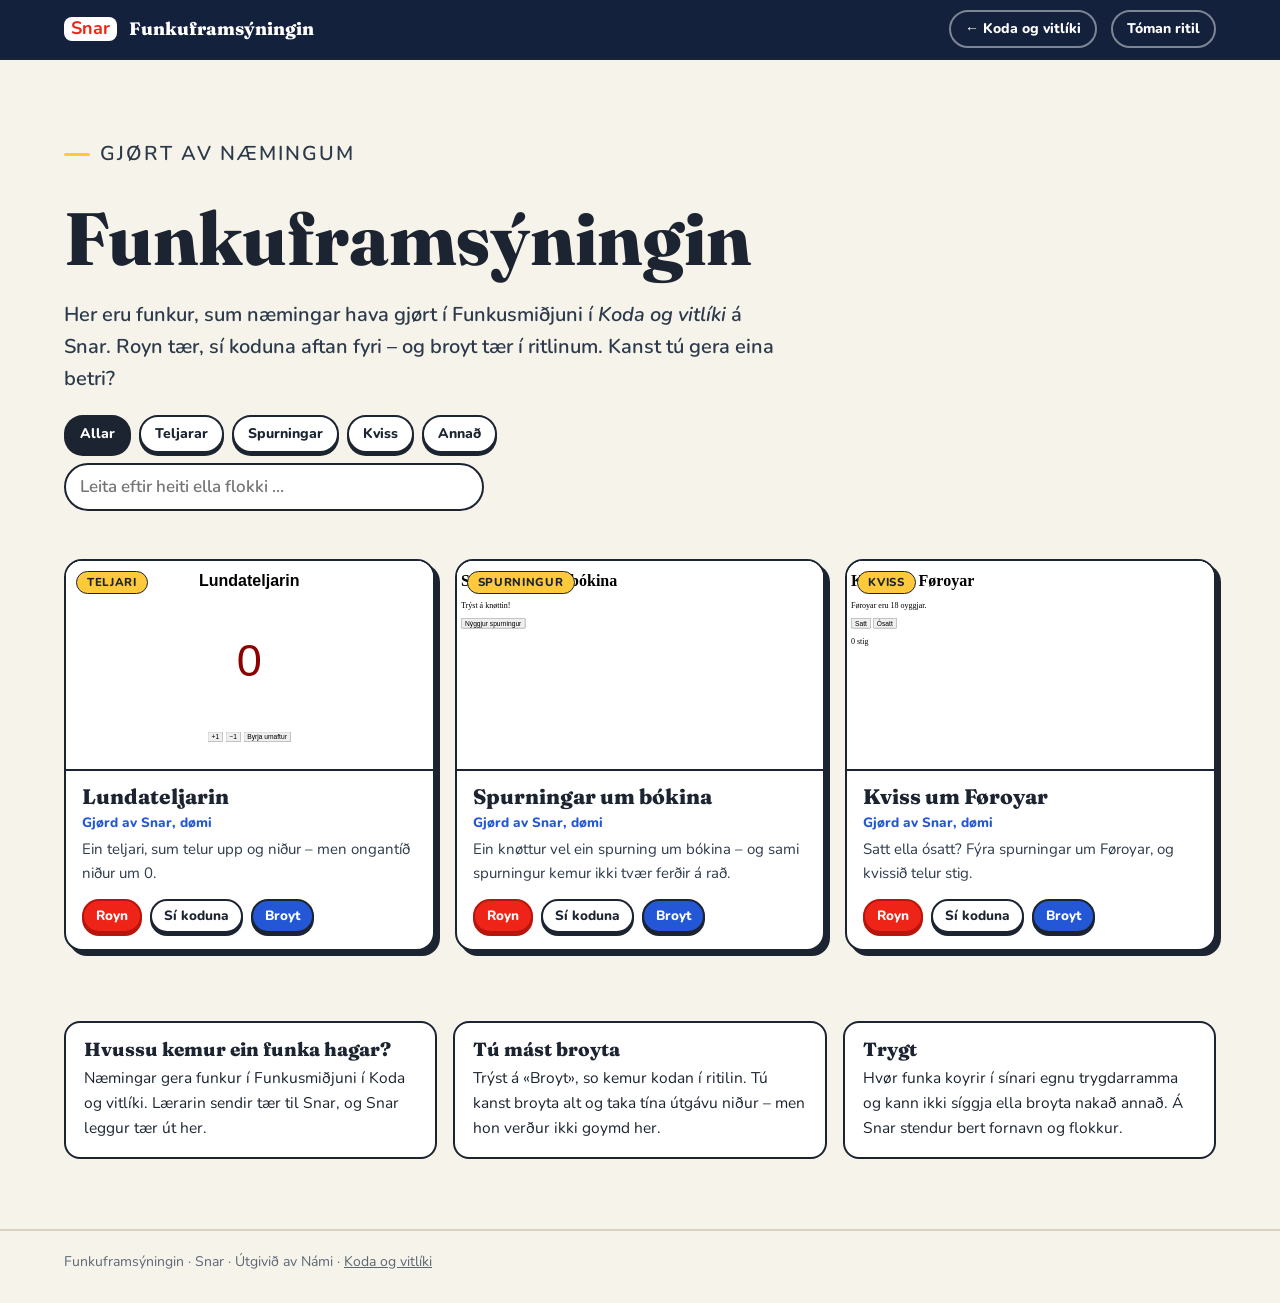
<file: index.html>
<!DOCTYPE html>
<html lang="fo">
<head>
<meta charset="utf-8">
<meta name="viewport" content="width=device-width,initial-scale=1">
<title>Funkuframsýningin · Snar</title>
<meta name="description" content="Funkur, sum næmingar hava gjørt í Koda og vitlíki á Snar. Royn tær, sí koduna og broyt tær.">
<link href="https://fonts.googleapis.com/css2?family=Fraunces:opsz,wght@9..144,700;9..144,800&family=Nunito:wght@400;600;700;800&display=swap" rel="stylesheet">
<link rel="stylesheet" href="felags.css">
<style>
.hero{padding-top:clamp(30px,5vw,60px);padding-bottom:clamp(20px,3vw,34px)}
.hero h1{font-size:clamp(40px,6vw,74px);margin:10px 0 12px}
.hero p{max-width:720px;font-size:clamp(17px,1.8vw,20px);font-weight:600;color:var(--ink2)}
.filters{display:flex;flex-wrap:wrap;gap:8px;margin:18px 0 6px}
.filters button{min-height:38px;padding:6px 14px;border-radius:999px;border:2px solid var(--ink);background:var(--w);font:800 14px/1.2 Nunito,sans-serif;cursor:pointer;box-shadow:0 3px 0 var(--ink)}
.filters button[aria-pressed="true"]{background:var(--ink);color:#fff}
.search{display:flex;gap:8px;margin-top:10px;max-width:420px}
.search input{flex:1;min-height:42px;padding:8px 14px;border:2px solid var(--ink);border-radius:999px;background:var(--w);font-weight:600}
.grid{display:grid;grid-template-columns:repeat(auto-fill,minmax(280px,1fr));gap:20px;padding-top:14px;padding-bottom:clamp(40px,6vw,70px)}
.card{display:flex;flex-direction:column;background:var(--w);border:2px solid var(--ink);border-radius:18px;box-shadow:5px 5px 0 var(--ink);overflow:hidden}
.card__view{position:relative;height:210px;background:#fff;border-bottom:2px solid var(--ink);overflow:hidden}
.card__view iframe{position:absolute;left:0;top:0;width:200%;height:200%;border:0;transform:scale(.5);transform-origin:0 0;pointer-events:none;background:#fff}
.card__view button{position:absolute;inset:0;width:100%;height:100%;border:0;background:transparent;cursor:pointer}
.card__view button:hover{background:rgba(255,201,60,.12)}
.card__slag{position:absolute;left:10px;top:10px;padding:3px 10px;border-radius:999px;border:1.5px solid var(--ink);background:var(--yel);font:800 11.5px/1.3 Nunito,sans-serif;letter-spacing:.06em;text-transform:uppercase;pointer-events:none}
.card__body{display:flex;flex-direction:column;gap:6px;padding:14px 16px 16px;flex:1}
.card__body h2{font-size:21px}
.card__by{font:800 13.5px/1.3 Nunito,sans-serif;color:var(--c1)}
.card__body p{margin:0;font-size:15px;color:var(--ink2);flex:1}
.card__btns{display:flex;flex-wrap:wrap;gap:8px;margin-top:8px}
.tomt{grid-column:1/-1;padding:24px;border:2px dashed var(--line);border-radius:18px;text-align:center;color:var(--mut);font-weight:700}
.info{display:grid;grid-template-columns:repeat(3,minmax(0,1fr));gap:16px;padding-bottom:clamp(40px,6vw,70px)}
.info div{background:var(--w);border:2px solid var(--ink);border-radius:16px;padding:16px 18px;font-size:15.5px}
.info h3{font-size:19px;margin-bottom:6px}
/* modal */
.modal{position:fixed;inset:0;z-index:50;display:flex;align-items:center;justify-content:center;padding:clamp(8px,3vw,30px);background:rgba(20,33,61,.72)}
.modal__box{display:flex;flex-direction:column;width:min(1100px,100%);height:min(820px,100%);background:var(--w);border:2px solid var(--ink);border-radius:18px;box-shadow:8px 8px 0 var(--ink)}
/* ikki overflow:hidden her – tá teknar kagin ikki altíð funkuna í rammuni */
.modal__bar{display:flex;align-items:center;flex-wrap:wrap;gap:8px;padding:10px 12px;border-bottom:2px solid var(--ink);background:var(--yel2);border-radius:16px 16px 0 0}
.modal__bar b{margin-right:auto;font:800 17px/1.2 Fraunces,serif}
.modal__bar small{display:block;font:700 13px/1.2 Nunito,sans-serif;color:var(--mut)}
.modal iframe{flex:1;width:100%;border:0;background:#fff;border-radius:0 0 16px 16px;will-change:transform}
.modal pre{flex:1;margin:0;overflow:auto;border-radius:0 0 16px 16px;padding:14px 16px;background:#0f172a;color:#e2e8f0;font:14px/1.55 ui-monospace,Consolas,monospace;white-space:pre;tab-size:2}
footer{border-top:2px solid var(--line);padding:20px 0 30px;color:var(--mut);font-size:14px}
@media (max-width:820px){.info{grid-template-columns:1fr}}
</style>
</head>
<body>
<header class="top"><div class="wrap">
 <a class="brand" href="./"><b>Snar</b>Funkuframsýningin</a>
 <a href="https://snar.fo/temasavn/nattura-og-visindi/koda-og-vitliki" data-snar>← Koda og vitlíki</a>
 <a href="ritil.html">Tóman ritil</a>
</div></header>

<main>
 <section class="wrap hero">
  <p class="kicker">Gjørt av næmingum</p>
  <h1>Funkuframsýningin</h1>
  <p>Her eru funkur, sum næmingar hava gjørt í Funkusmiðjuni í <i>Koda og vitlíki</i> á Snar. Royn tær, sí koduna aftan fyri – og broyt tær í ritlinum. Kanst tú gera eina betri?</p>
  <div class="filters" role="group" aria-label="Vel slag">
   <button type="button" data-slag="" aria-pressed="true">Allar</button>
   <button type="button" data-slag="teljari" aria-pressed="false">Teljarar</button>
   <button type="button" data-slag="spurningur" aria-pressed="false">Spurningar</button>
   <button type="button" data-slag="kviss" aria-pressed="false">Kviss</button>
   <button type="button" data-slag="annad" aria-pressed="false">Annað</button>
  </div>
  <div class="search"><input type="search" placeholder="Leita eftir heiti ella flokki …" aria-label="Leita" data-leita></div>
 </section>

 <section class="wrap grid" data-grid aria-live="polite"><p class="tomt">Heinti funkurnar …</p></section>

 <section class="wrap info">
  <div><h3>Hvussu kemur ein funka hagar?</h3>Næmingar gera funkur í Funkusmiðjuni í Koda og vitlíki. Lærarin sendir tær til Snar, og Snar leggur tær út her.</div>
  <div><h3>Tú mást broyta</h3>Trýst á «Broyt», so kemur kodan í ritilin. Tú kanst broyta alt og taka tína útgávu niður – men hon verður ikki goymd her.</div>
  <div><h3>Trygt</h3>Hvør funka koyrir í sínari egnu trygdarramma og kann ikki síggja ella broyta nakað annað. Á Snar stendur bert fornavn og flokkur.</div>
 </section>
</main>

<footer><div class="wrap">Funkuframsýningin · Snar · Útgivið av Námi · <a href="https://snar.fo/temasavn/nattura-og-visindi/koda-og-vitliki" data-snar>Koda og vitlíki</a></div></footer>

<div class="modal" data-modal hidden role="dialog" aria-modal="true" aria-labelledby="m-title">
 <div class="modal__box">
  <div class="modal__bar"><b id="m-title" data-m-title></b><a class="btn btn--sm" data-m-edit href="#">Broyt í ritlinum</a><button class="btn btn--sm" type="button" data-m-code>Sí koduna</button><button class="btn btn--sm btn--red" type="button" data-m-close>Lat aftur ✕</button></div>
  <iframe data-m-frame title="Funkan" sandbox="allow-scripts allow-modals allow-forms"></iframe>
  <pre data-m-pre hidden></pre>
 </div>
</div>

<script>
(function(){
 'use strict';
 var SLAG={teljari:'Teljari',spurningur:'Spurningur',kviss:'Kviss',annad:'Annað'};
 var grid=document.querySelector('[data-grid]'),list=[],slag='',q='';
 function esc(s){return String(s==null?'':s).replace(/&/g,'&amp;').replace(/</g,'&lt;').replace(/>/g,'&gt;').replace(/"/g,'&quot;');}
 function by(f){var t=f.gjord_av||'';if(f.flokkur)t+=(t?', ':'')+f.flokkur;if(f.skuli)t+=' · '+f.skuli;return t;}
 var cache={};
 function code(fila){if(!cache[fila])cache[fila]=fetch(fila,{cache:'no-store'}).then(function(r){if(!r.ok)throw 0;return r.text();});return cache[fila];}
 function fill(fr,fila){code(fila).then(function(t){fr.srcdoc=t;}).catch(function(){fr.srcdoc='<p style="font-family:Arial;color:#888;padding:20px">Funkan fanst ikki.</p>';});}
 function render(){
  var vis=list.filter(function(f){return (!slag||(f.slag||'annad')===slag)&&(!q||(f.heiti+' '+by(f)+' '+(f.lysing||'')).toLowerCase().indexOf(q)>=0);});
  if(!vis.length){grid.innerHTML='<p class="tomt">Eingin funka passar. Royn eitt annað orð ella vel «Allar».</p>';return;}
  grid.innerHTML=vis.map(function(f,i){var n=list.indexOf(f);return '<article class="card"><div class="card__view"><iframe tabindex="-1" aria-hidden="true" sandbox="allow-scripts" data-src="'+esc(f.fila)+'" title="Forsýning"></iframe><span class="card__slag">'+esc(SLAG[f.slag]||'Annað')+'</span><button type="button" data-open="'+n+'" aria-label="Royn '+esc(f.heiti)+'"></button></div>'
   +'<div class="card__body"><h2>'+esc(f.heiti)+'</h2><span class="card__by">Gjørd av '+esc(by(f))+'</span><p>'+esc(f.lysing||'')+'</p>'
   +'<div class="card__btns"><button class="btn btn--sm btn--red" type="button" data-open="'+n+'">Royn</button><button class="btn btn--sm" type="button" data-code="'+n+'">Sí koduna</button><a class="btn btn--sm btn--blue" href="ritil.html?f='+encodeURIComponent(f.fila)+'">Broyt</a></div></div></article>';}).join('');
  grid.querySelectorAll('iframe[data-src]').forEach(function(x){fill(x,x.getAttribute('data-src'));});
 }
 fetch('funkur.json',{cache:'no-store'}).then(function(r){return r.json();}).then(function(d){
  list=d.filter(function(f){return f&&f.vis!==false&&f.fila;}).sort(function(a,b){return (b.dato||'').localeCompare(a.dato||'');});render();
 }).catch(function(){grid.innerHTML='<p class="tomt">Kundi ikki heinta funkurnar. Royn aftur seinni.</p>';});
 document.querySelectorAll('[data-slag]').forEach(function(b){b.addEventListener('click',function(){slag=b.getAttribute('data-slag');document.querySelectorAll('[data-slag]').forEach(function(x){x.setAttribute('aria-pressed',String(x===b));});render();});});
 document.querySelector('[data-leita]').addEventListener('input',function(e){q=e.target.value.trim().toLowerCase();render();});
 // modal
 var modal=document.querySelector('[data-modal]'),frame=modal.querySelector('[data-m-frame]'),pre=modal.querySelector('[data-m-pre]'),codeBtn=modal.querySelector('[data-m-code]'),last=null;
 /* Ein nýggjur rammi hvørja ferð: ein rammi, sum hevur verið fjaldur og verður brúktur aftur, verður ikki altíð teknaður av kaganum */
 var curCode='';
 function newFrame(){var nf=document.createElement('iframe');nf.setAttribute('data-m-frame','');nf.title='Funkan';nf.setAttribute('sandbox','allow-scripts allow-modals allow-forms');frame.parentNode.replaceChild(nf,frame);frame=nf;return nf;}
 function show(){if(pre.hidden&&curCode){var nf=newFrame();
  /* bíða, til glugginn er teknaður, og so «nudda» rammuna, tá ið funkan er innlisin, so kagin teknar hana */
  nf.addEventListener('load',function(){nf.style.minHeight='99%';requestAnimationFrame(function(){nf.style.minHeight='';});});
  setTimeout(function(){nf.srcdoc=curCode;},60);}}
 function open(n,showCode){var f=list[n];last=document.activeElement;modal.hidden=false;modal.querySelector('[data-m-title]').innerHTML=esc(f.heiti)+'<small>Gjørd av '+esc(by(f))+'</small>';modal.querySelector('[data-m-edit]').href='ritil.html?f='+encodeURIComponent(f.fila);curCode='';newFrame();pre.textContent='Heinti koduna …';
  setMode(!!showCode);modal.querySelector('[data-m-close]').focus();document.body.style.overflow='hidden';
  code(f.fila).then(function(t){pre.textContent=t;curCode=t;show();}).catch(function(){pre.textContent='Kundi ikki heinta koduna.';});}
 function setMode(c){pre.hidden=!c;frame.hidden=c;codeBtn.textContent=c?'Royn funkuna':'Sí koduna';if(!c)show();}
 function close(){modal.hidden=true;curCode='';newFrame();document.body.style.overflow='';if(last)last.focus();}
 grid.addEventListener('click',function(e){var o=e.target.closest('[data-open]'),c=e.target.closest('[data-code]');if(o)open(+o.getAttribute('data-open'),false);if(c)open(+c.getAttribute('data-code'),true);});
 codeBtn.addEventListener('click',function(){setMode(!pre.hidden?false:true);});
 modal.querySelector('[data-m-close]').addEventListener('click',close);
 modal.addEventListener('click',function(e){if(e.target===modal)close();});
 document.addEventListener('keydown',function(e){if(e.key==='Escape'&&!modal.hidden)close();});
})();
</script>
</body>
</html>
</file>
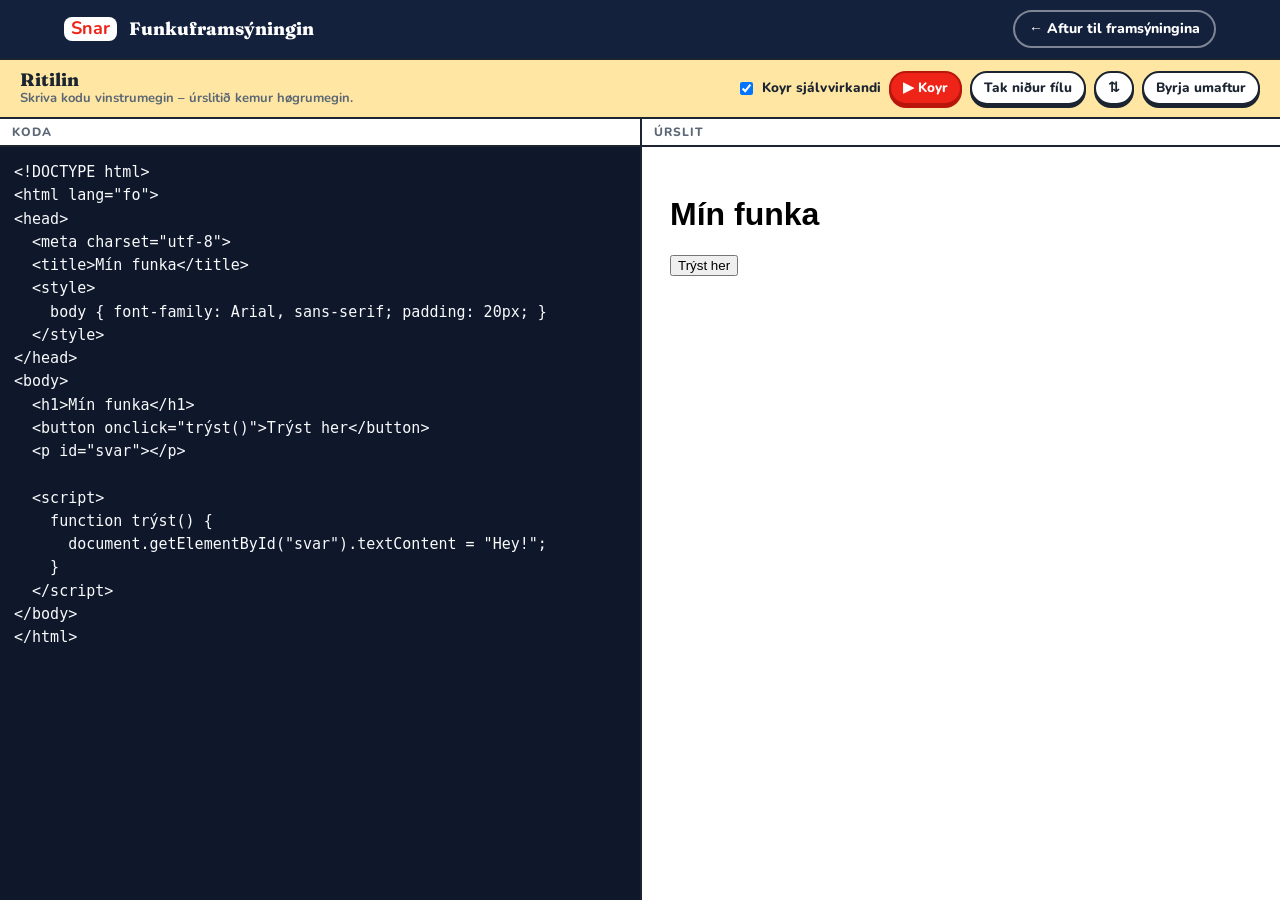
<file: ritil.html>
<!DOCTYPE html>
<html lang="fo">
<head>
<meta charset="utf-8">
<meta name="viewport" content="width=device-width,initial-scale=1">
<title>Ritil · Funkuframsýningin · Snar</title>
<link href="https://fonts.googleapis.com/css2?family=Fraunces:opsz,wght@9..144,700;9..144,800&family=Nunito:wght@400;600;700;800&display=swap" rel="stylesheet">
<link rel="stylesheet" href="felags.css">
<style>
html,body{height:100%}
body{display:flex;flex-direction:column}
.bar{display:flex;align-items:center;flex-wrap:wrap;gap:8px;padding:10px clamp(12px,2vw,20px);background:var(--yel2);border-bottom:2px solid var(--ink)}
.bar h1{font-size:18px;margin-right:auto}
.bar h1 small{display:block;font:700 13px/1.3 Nunito,sans-serif;color:var(--mut)}
.bar label{display:inline-flex;align-items:center;gap:6px;font:800 13.5px/1.2 Nunito,sans-serif}
.work{flex:1;display:grid;grid-template-columns:minmax(0,1fr) minmax(0,1fr);min-height:0}
.work.is-stack{grid-template-columns:1fr;grid-template-rows:1fr 1fr}
.pane{display:flex;flex-direction:column;min-width:0;min-height:0}
.pane+.pane{border-left:2px solid var(--ink)}
.work.is-stack .pane+.pane{border-left:0;border-top:2px solid var(--ink)}
.pt{padding:6px 12px;border-bottom:2px solid var(--ink);background:var(--w);font:800 12px/1.2 Nunito,sans-serif;letter-spacing:.08em;text-transform:uppercase;color:var(--mut);display:flex;justify-content:space-between}
.pt span{text-transform:none;letter-spacing:0;color:var(--c2)}
textarea{flex:1;width:100%;min-height:0;margin:0;padding:14px;border:0;resize:none;background:#0f172a;color:#f8fafc;font:15px/1.55 ui-monospace,Consolas,"Cascadia Mono",Menlo,monospace;tab-size:2;white-space:pre;outline:none}
iframe{flex:1;width:100%;border:0;background:#fff}
.msg{display:none;padding:8px 14px;background:#fde8e6;color:#8a1f2b;border-top:2px solid var(--ink);font:700 14px/1.4 ui-monospace,Consolas,monospace}
.msg.on{display:block}
.ask{display:flex;flex-wrap:wrap;align-items:center;gap:8px 12px;padding:10px 14px;background:var(--yel2);border-bottom:2px solid var(--ink);font-weight:700}
@media (max-width:820px){.work{grid-template-columns:1fr;grid-template-rows:minmax(260px,1fr) minmax(300px,1fr)}.pane+.pane{border-left:0;border-top:2px solid var(--ink)}}
</style>
</head>
<body>
<header class="top"><div class="wrap" style="max-width:none">
 <a class="brand" href="./"><b>Snar</b>Funkuframsýningin</a>
 <a href="./">← Aftur til framsýningina</a>
</div></header>
<div class="bar">
 <h1 data-title>Ritilin<small data-sub>Skriva kodu vinstrumegin – úrslitið kemur høgrumegin.</small></h1>
 <label><input type="checkbox" data-auto checked> Koyr sjálvvirkandi</label>
 <button class="btn btn--sm btn--red" type="button" data-run>▶ Koyr</button>
 <button class="btn btn--sm" type="button" data-dl>Tak niður fílu</button>
 <button class="btn btn--sm" type="button" data-lay title="Lið um lið / undir hvørjum øðrum">⇅</button>
 <button class="btn btn--sm" type="button" data-reset>Byrja umaftur</button>
</div>
<div class="ask" data-ask hidden></div>
<main class="work" data-work>
 <div class="pane"><div class="pt">Koda <span data-saved></span></div><textarea spellcheck="false" aria-label="Koda" data-ta></textarea></div>
 <div class="pane"><div class="pt">Úrslit</div><iframe title="Úrslit" sandbox="allow-scripts allow-modals allow-forms" data-frame></iframe><div class="msg" data-msg role="status"></div></div>
</main>
<script>
(function(){
 'use strict';
 var ta=document.querySelector('[data-ta]'),fr=document.querySelector('[data-frame]'),msg=document.querySelector('[data-msg]'),auto=document.querySelector('[data-auto]'),saved=document.querySelector('[data-saved]'),ask=document.querySelector('[data-ask]');
 var TOM='<!DOCTYPE html>\n<html lang="fo">\n<head>\n  <meta charset="utf-8">\n  <title>Mín funka</title>\n  <style>\n    body { font-family: Arial, sans-serif; padding: 20px; }\n  </style>\n</head>\n<body>\n  <h1>Mín funka</h1>\n  <button onclick="trýst()">Trýst her</button>\n  <p id="svar"></p>\n\n  <script>\n    function trýst() {\n      document.getElementById("svar").textContent = "Hey!";\n    }\n  <\/script>\n</body>\n</html>';
 var params=new URLSearchParams(location.search),fila=params.get('f'),start=TOM,KEY='snar-funkuframsyning-ritil:'+(fila||'tomt');
 if(fila&&!/^funkur\/[\w.\-]+\.html$/.test(fila))fila=null;
 var ERR='<script>window.addEventListener("error",function(e){try{parent.postMessage({kvg:"err",m:String(e.message||e),l:e.lineno||0},"*")}catch(x){}});<\/script>';
 function run(){msg.className='msg';msg.textContent='';var c=ta.value;c=/<head[^>]*>/i.test(c)?c.replace(/<head[^>]*>/i,function(m){return m+ERR;}):ERR+c;fr.srcdoc=c;}
 window.addEventListener('message',function(e){if(e.data&&e.data.kvg==='err'){msg.className='msg on';msg.textContent='Villa'+(e.data.l?' í linju '+e.data.l:'')+': '+e.data.m;}});
 var t;ta.addEventListener('input',function(){try{localStorage.setItem(KEY,ta.value);}catch(e){}saved.textContent='goymt';clearTimeout(t);t=setTimeout(function(){saved.textContent='';if(auto.checked)run();},600);});
 ta.addEventListener('keydown',function(e){if((e.ctrlKey||e.metaKey)&&e.key==='Enter'){e.preventDefault();run();}if(e.key==='Tab'&&!e.shiftKey){e.preventDefault();var s=ta.selectionStart;ta.value=ta.value.slice(0,s)+'  '+ta.value.slice(ta.selectionEnd);ta.selectionStart=ta.selectionEnd=s+2;}});
 document.querySelector('[data-run]').addEventListener('click',run);
 document.querySelector('[data-lay]').addEventListener('click',function(){document.querySelector('[data-work]').classList.toggle('is-stack');});
 function askBox(text,yes,cb){ask.hidden=false;ask.innerHTML='<span><b>Snar sigur:</b> '+text+'</span><button class="btn btn--sm btn--red" type="button" data-ja>'+yes+'</button><button class="btn btn--sm" type="button" data-nei>Nei</button>';ask.querySelector('[data-ja]').onclick=function(){ask.hidden=true;cb();};ask.querySelector('[data-nei]').onclick=function(){ask.hidden=true;};}
 document.querySelector('[data-reset]').addEventListener('click',function(){askBox('Vilt tú fáa upprunaligu koduna aftur? Tað, tú hevur broytt, fer burtur.','Ja, byrja umaftur',function(){ta.value=start;try{localStorage.removeItem(KEY);}catch(e){}run();});});
 document.querySelector('[data-dl]').addEventListener('click',function(){var b=new Blob([ta.value],{type:'text/html;charset=utf-8'}),a=document.createElement('a');a.href=URL.createObjectURL(b);a.download=(fila?fila.split('/').pop().replace(/\.html$/,'')+'-broytt':'min-funka')+'.html';document.body.appendChild(a);a.click();setTimeout(function(){a.remove();URL.revokeObjectURL(a.href);},0);});
 function load(code){start=code;var mine=null;try{mine=localStorage.getItem(KEY);}catch(e){}ta.value=mine||code;run();}
 if(fila){
  fetch(fila,{cache:'no-store'}).then(function(r){if(!r.ok)throw 0;return r.text();}).then(function(code){
   var m=code.match(/<!--\s*Funka:\s*(.*?)\s*·\s*Gjørd av:\s*(.*?)\s*·/);if(m){document.querySelector('[data-title]').firstChild.textContent='Broyt: '+m[1]+' ';document.querySelector('[data-sub]').textContent='Upprunaliga gjørd av '+m[2]+'. Tað, tú broytir, verður bert goymt í tínum kaga.';}
   load(code);}).catch(function(){load(TOM);});
 }else load(TOM);
})();
</script>
</body>
</html>
</file>
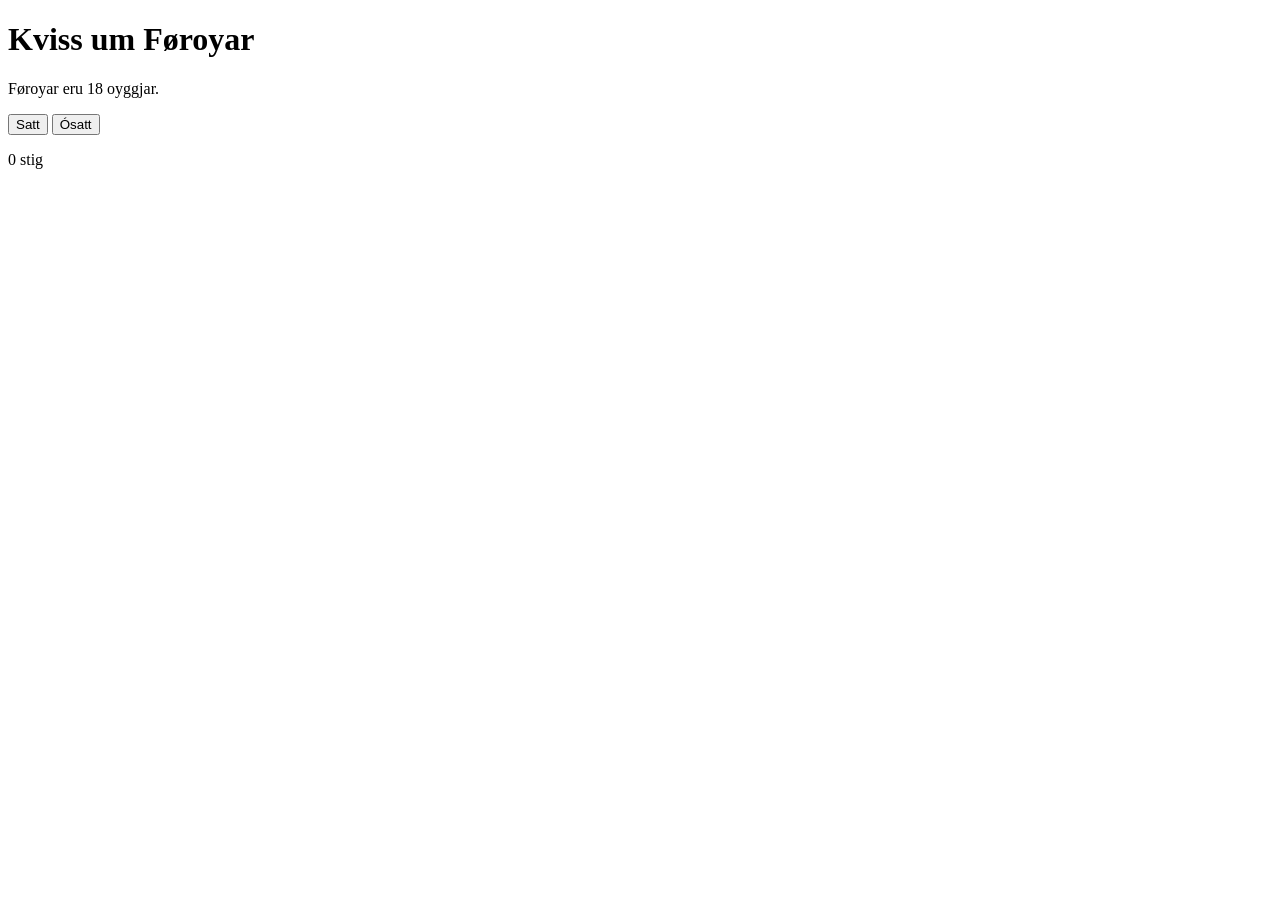
<file: funkur/funka-kviss-domi.html>
<!-- Funka: Kviss um Føroyar · Gjørd av: Snar, dømi · Koda og vitlíki, Snar -->
<!DOCTYPE html>
<html lang="fo">
<head><meta charset="utf-8"><title>Kviss</title></head>
<body>
<h1>Kviss um Føroyar</h1>
<p id="spurningur"></p>
<button onclick="svara(true)">Satt</button>
<button onclick="svara(false)">Ósatt</button>
<p id="svar"></p>
<p id="stig">0 stig</p>
<script>
// Spurningarnir skrivaði eg sjálvur
var kviss = [
  { spurningur: "Føroyar eru 18 oyggjar.", rætt: true },
  { spurningur: "Tórshavn liggur á Suðuroy.", rætt: false },
  { spurningur: "Slættaratindur er hægsta fjallið.", rætt: true },
  { spurningur: "Lundin er ein fiskur.", rætt: false }
];
var nr = 0, stig = 0;
function vis() { document.getElementById("spurningur").textContent = kviss[nr].spurningur; }
function svara(val) {
  // Frá SkoleGPT – roynt av mær
  if (val === kviss[nr].rætt) { stig = stig + 1; document.getElementById("svar").textContent = "Rætt!"; }
  else { document.getElementById("svar").textContent = "Skeivt."; }
  document.getElementById("stig").textContent = stig + " stig";
  nr = nr + 1;
  if (nr < kviss.length) { vis(); } else { document.getElementById("spurningur").textContent = "Liðugt!"; }
}
vis();
</script>
</body>
</html>
</file>
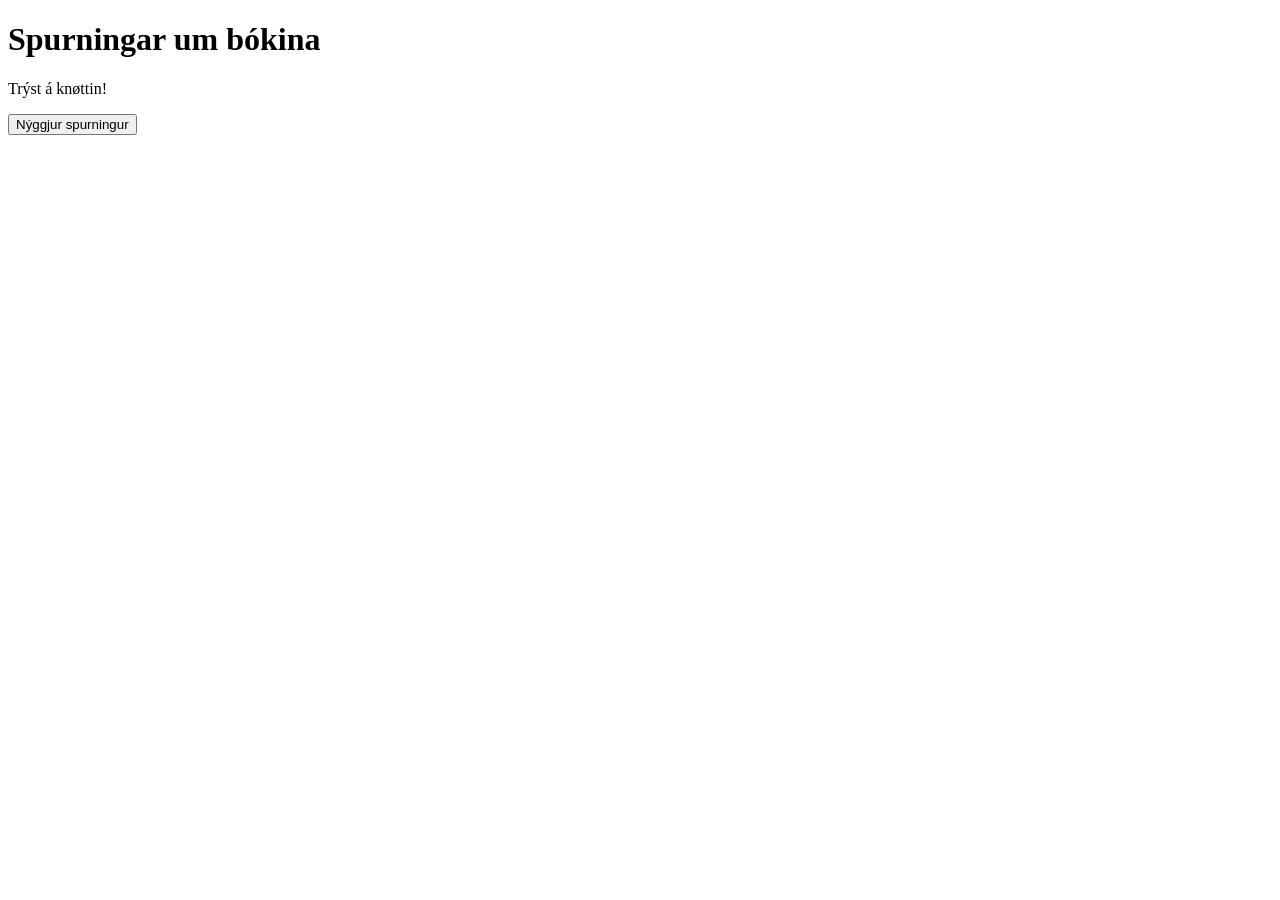
<file: funkur/funka-spurningur-domi.html>
<!-- Funka: Spurningar um bókina · Gjørd av: Snar, dømi · Koda og vitlíki, Snar -->
<!DOCTYPE html>
<html lang="fo">
<head><meta charset="utf-8"><title>Spurningar um bøkur</title></head>
<body>
<h1>Spurningar um bókina</h1>
<p id="spurningur">Trýst á knøttin!</p>
<button onclick="nyggjur()">Nýggjur spurningur</button>
<script>
var spurningar = ["Hvør er høvuðspersónurin?", "Hvar gongur søgan fyri seg?", "Hvat dámdi tær best?", "Hvat var spennandi?", "Hvussu endaði søgan?", "Vildi tú lisið hana aftur?"];
var seinast = -1;
function nyggjur() {
  // Frá SkoleGPT: sami spurningur kemur ikki tvær ferðir á rað
  var tal = Math.floor(Math.random() * spurningar.length);
  while (tal === seinast) { tal = Math.floor(Math.random() * spurningar.length); }
  seinast = tal;
  document.getElementById("spurningur").textContent = spurningar[tal];
}
</script>
</body>
</html>
</file>
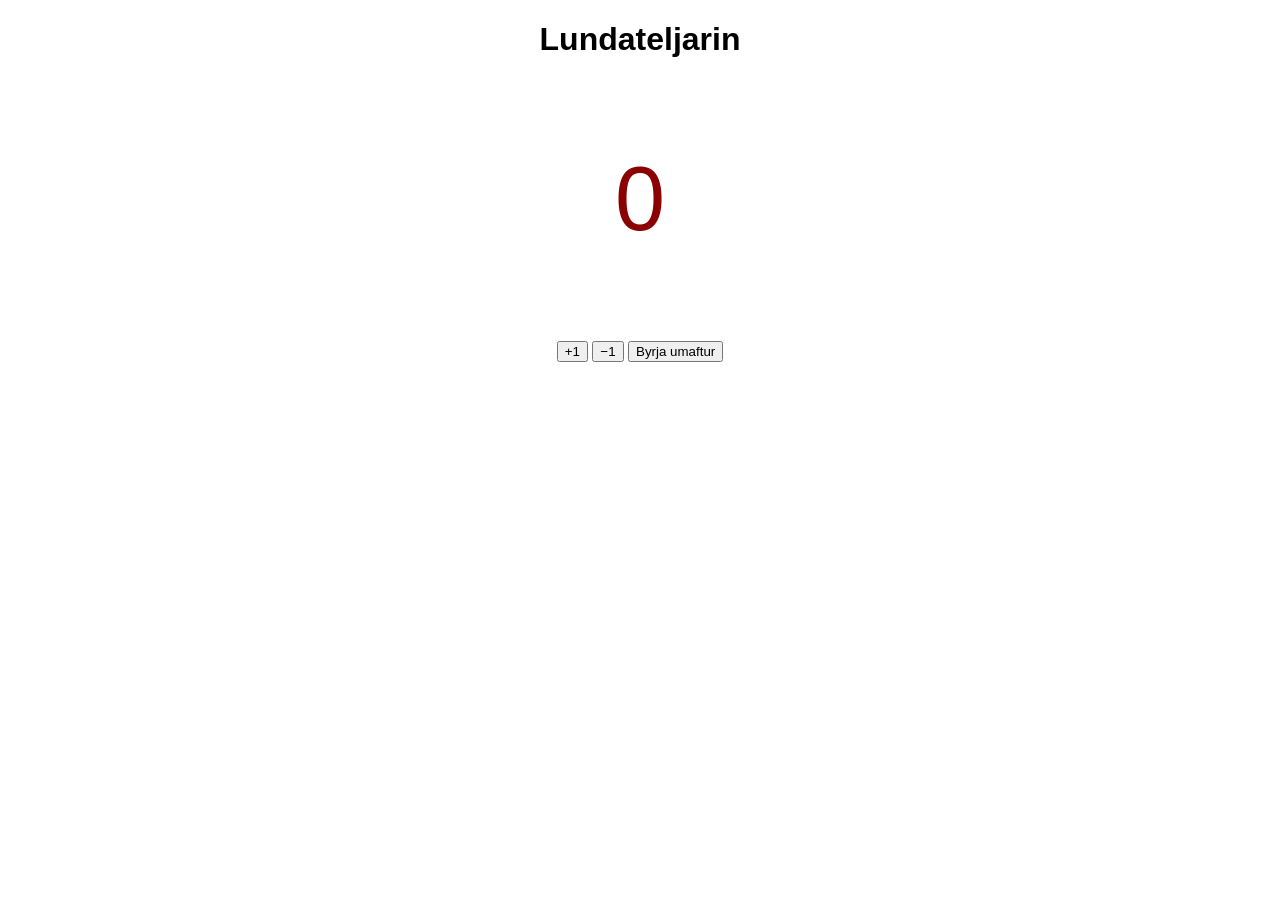
<file: funkur/funka-teljari-domi.html>
<!-- Funka: Lundateljarin · Gjørd av: Snar, dømi · Koda og vitlíki, Snar -->
<!DOCTYPE html>
<html lang="fo">
<head><meta charset="utf-8"><title>Mín teljari</title>
<style>
body { font-family: Arial, sans-serif; text-align: center; }
#tal { font-size: 90px; color: darkred; }
</style></head>
<body>
<h1>Lundateljarin</h1>
<p id="tal">0</p>
<button onclick="upp()">+1</button>
<button onclick="nidur()">−1</button>
<button onclick="nulla()">Byrja umaftur</button>
<script>
// Hetta skrivaði eg sjálv
var tal = 0;
function vis() { document.getElementById("tal").textContent = tal; }
function upp() { tal = tal + 1; vis(); }
function nidur() {
  tal = tal - 1;
  // Frá SkoleGPT – roynt av mær
  if (tal < 0) { tal = 0; }
  vis();
}
function nulla() { tal = 0; vis(); }
</script>
</body>
</html>
</file>
<file: felags.css>
/* Funkuframsýningin – Snar. Felags stílur til index.html og ritil.html */
:root{--p:#f6f3ea;--p2:#ece7d8;--ink:#1b2430;--ink2:#2c3a4b;--mut:#5b6775;--w:#fff;--line:#d9d2bf;--red:#ef2418;--red2:#b8150c;--yel:#ffc93c;--yel2:#ffe7a3;--navy:#14213d;--c1:#2457d6;--c2:#1f9d6a;--c3:#f07b1a;--c7:#7c4dff}
*,*::before,*::after{box-sizing:border-box}
html,body{margin:0;padding:0}
body{background:var(--p);color:var(--ink);font:17px/1.6 Nunito,"Segoe UI",Arial,sans-serif;min-height:100vh}
h1,h2,h3{font-family:Fraunces,Georgia,serif;font-weight:800;line-height:1.1;margin:0}
a{color:inherit}
button,input,select,textarea{font:inherit;color:inherit}
:is(a,button,input,select,textarea):focus-visible{outline:4px solid var(--yel);outline-offset:3px;border-radius:6px}
[hidden]{display:none!important}
.wrap{width:min(1240px,100%);margin-inline:auto;padding-left:clamp(16px,4vw,44px);padding-right:clamp(16px,4vw,44px)}
.top{position:sticky;top:0;z-index:20;background:var(--navy);color:#fff;border-bottom:2px solid var(--ink)}
.top .wrap{display:flex;align-items:center;flex-wrap:wrap;gap:8px 14px;padding-top:10px;padding-bottom:10px}
.top a{display:inline-flex;align-items:center;gap:6px;min-height:38px;padding:5px 14px;border-radius:999px;border:2px solid rgba(255,255,255,.45);color:#fff;text-decoration:none;font:800 14px/1.2 Nunito,sans-serif}
.top a:hover{background:rgba(255,255,255,.14)}
.top .brand{margin-right:auto;font:800 18px/1.1 Fraunces,serif;border:0;padding-left:0}
.top .brand b{color:var(--red);background:#fff;border-radius:8px;padding:2px 7px;margin-right:6px;font-family:Nunito,sans-serif}
.btn{display:inline-flex;align-items:center;justify-content:center;gap:8px;min-height:42px;padding:8px 16px;border-radius:999px;border:2px solid var(--ink);background:var(--w);color:var(--ink);font:800 14.5px/1.2 Nunito,sans-serif;box-shadow:0 3px 0 var(--ink);cursor:pointer;text-decoration:none;transition:transform .12s,box-shadow .12s}
.btn:hover{transform:translateY(2px);box-shadow:0 1px 0 var(--ink)}
.btn--red{background:var(--red);color:#fff;border-color:var(--red2);box-shadow:0 3px 0 var(--red2)}
.btn--blue{background:var(--c1);color:#fff}
.btn--sm{min-height:34px;padding:5px 12px;font-size:13.5px}
.btn svg{width:16px;height:16px}
.kicker{display:inline-flex;align-items:center;gap:10px;font:800 13px/1.4 Nunito,sans-serif;letter-spacing:.1em;text-transform:uppercase;color:var(--red)}
.kicker::before{content:"";width:26px;height:3px;background:var(--yel);border-radius:3px}
code{font:600 .92em ui-monospace,Consolas,monospace;background:var(--p2);padding:1px 6px;border-radius:6px}
@media (prefers-reduced-motion:reduce){*{transition:none!important;animation:none!important}}
</file>
